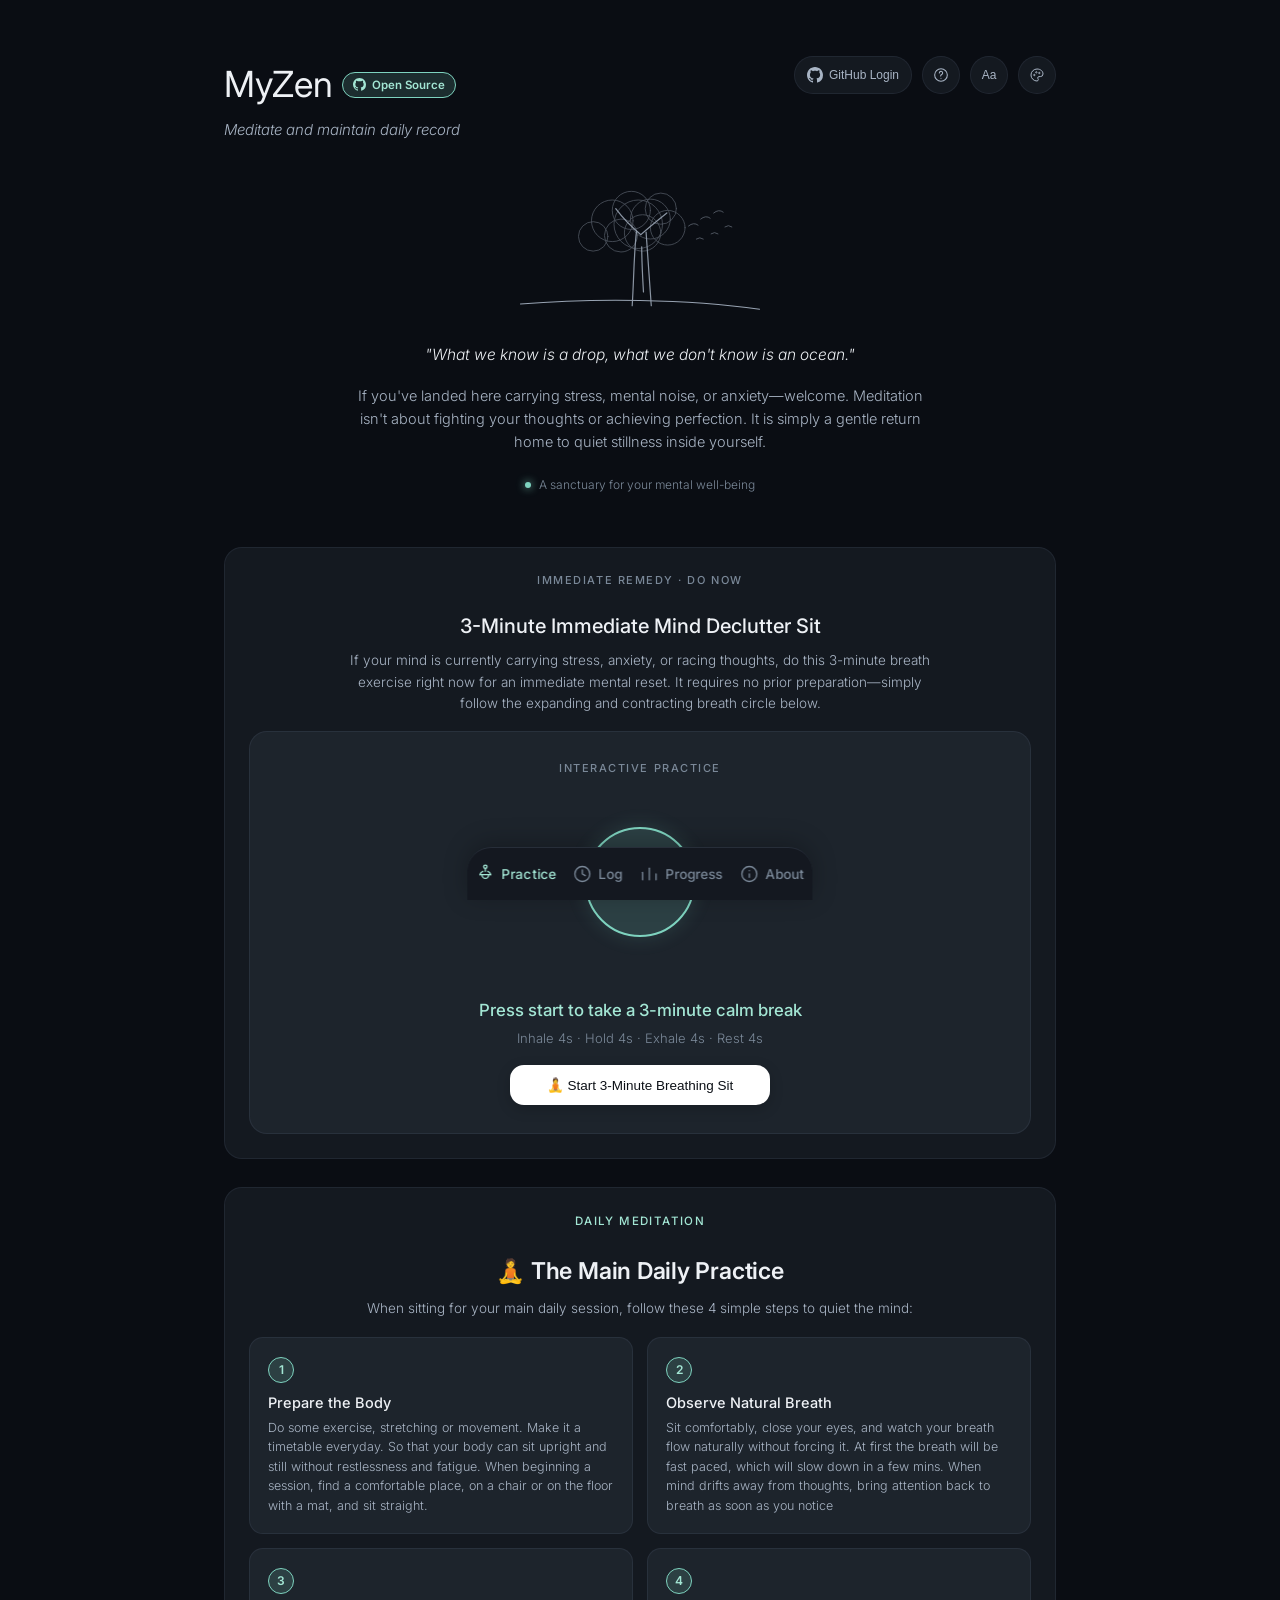
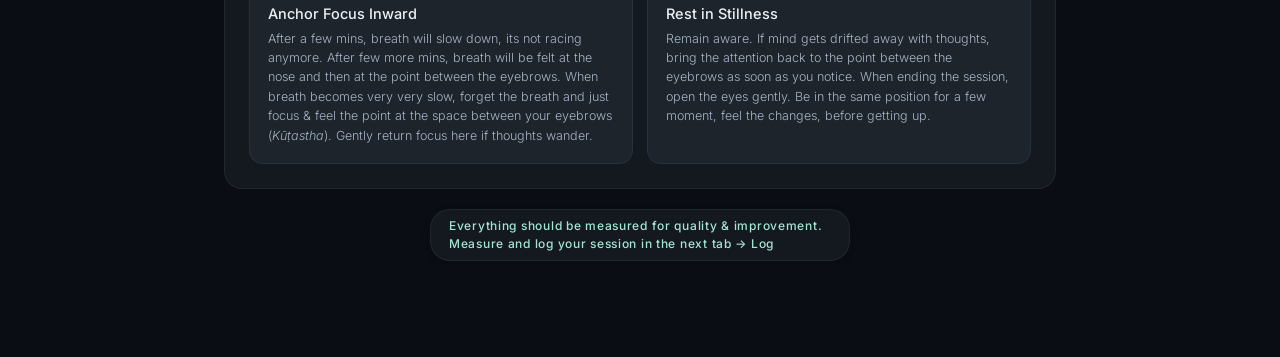
<file: index.html>
<!doctype html>
<html data-theme="abyssal" lang="en">
    <head>
        <meta content="text/html; charset=utf-8" http-equiv="Content-Type" />
        <meta content="width=device-width, initial-scale=1.0" name="viewport" />
        <title>MyZen — Meditate and maintain daily record</title>
        <meta
            content="A living record of a daily meditation practice, synced from the MyZen app — hours, streaks, and the depth reached through Patanjali's eight limbs."
            name="description"
        />
        <link href="https://fonts.googleapis.com/" rel="preconnect" />
        <link
            crossorigin=""
            href="https://fonts.gstatic.com/"
            rel="preconnect"
        />
        <link
            href="https://fonts.googleapis.com/css2?family=Inter:wght@300;400;500;600&display=swap"
            rel="stylesheet"
        />
        <link rel="stylesheet" href="css/style.css" />
    </head>
    <body>
        <main class="wrap">
            <header>
                <div class="top">
                    <div>
                        <div
                            style="
                                display: flex;
                                align-items: center;
                                gap: 10px;
                                flex-wrap: wrap;
                            "
                        >
                            <h1 style="margin: 0">MyZen</h1>
                            <a
                                href="https://github.com/Asutosh11/myzen"
                                target="_blank"
                                rel="noopener"
                                class="open-source-tag"
                                title="View Source Code on GitHub"
                            >
                                <svg
                                    width="13"
                                    height="13"
                                    viewBox="0 0 24 24"
                                    fill="currentColor"
                                >
                                    <path
                                        d="M12 0C5.37 0 0 5.37 0 12c0 5.31 3.435 9.795 8.205 11.385.6.105.825-.255.825-.57 0-.285-.015-1.23-.015-2.235-3.015.555-3.795-.735-4.035-1.41-.135-.345-.72-1.41-1.23-1.695-.42-.225-1.02-.78-.015-.795.945-.015 1.62.87 1.845 1.23 1.08 1.815 2.805 1.305 3.495.99.105-.78.42-1.305.765-1.605-2.67-.3-5.46-1.335-5.46-5.925 0-1.305.465-2.385 1.23-3.225-.12-.3-.54-1.53.12-3.18 0 0 1.005-.315 3.3 1.23.96-.27 1.98-.405 3-.405s2.04.135 3 .405c2.295-1.56 3.3-1.23 3.3-1.23.66 1.65.24 2.88.12 3.18.765.84 1.23 1.905 1.23 3.225 0 4.605-2.805 5.625-5.475 5.925.435.375.81 1.095.81 2.22 0 1.605-.015 2.895-.015 3.3 0 .315.225.69.825.57A12.02 12.02 0 0024 12c0-6.63-5.37-12-12-12z"
                                    />
                                </svg>
                                <span>Open Source</span>
                            </a>
                        </div>
                        <div class="tagline">
                            Meditate and maintain daily record
                        </div>
                    </div>
                    <div class="icon-row">
                        <div id="authPillContainer"></div>

                        <button
                            class="icon-btn icon-only"
                            id="helpBtn"
                            title="How this works"
                        >
                            <svg
                                fill="none"
                                stroke="currentColor"
                                stroke-width="1.6"
                                viewBox="0 0 24 24"
                            >
                                <circle cx="12" cy="12" r="9.5"></circle>
                                <path
                                    d="M9.5 9a2.5 2.5 0 1 1 3.5 2.3c-.9.4-1.5 1-1.5 2.2"
                                    stroke-linecap="round"
                                ></path>
                                <path
                                    d="M12 17h.01"
                                    stroke-linecap="round"
                                ></path>
                            </svg>
                        </button>
                        <button
                            class="icon-btn icon-only"
                            id="sizeBtn"
                            title="Text size"
                        >
                            Aa
                        </button>
                        <div style="position: relative">
                            <button
                                class="icon-btn icon-only"
                                id="themeBtn"
                                title="Theme"
                            >
                                <svg
                                    fill="none"
                                    stroke="currentColor"
                                    stroke-width="1.5"
                                    viewBox="0 0 24 24"
                                >
                                    <path
                                        d="M12 3a9 9 0 1 0 0 18c1.1 0 2-.9 2-2 0-.5-.2-1-.5-1.3-.3-.4-.5-.8-.5-1.3 0-1 .9-2 2-2h2a4 4 0 0 0 4-4c0-4.4-4-7.4-9-7.4Z"
                                    ></path>
                                    <circle cx="8" cy="12" r="1"></circle>
                                    <circle cx="11" cy="8" r="1"></circle>
                                    <circle cx="15.5" cy="9" r="1"></circle>
                                </svg>
                            </button>
                            <div class="popover" id="themePop">
                                <div class="pop-label">Theme</div>
                                <div
                                    class="theme-opt active"
                                    data-theme-choice="abyssal"
                                >
                                    <span class="swatch sw-abyssal"></span
                                    >Abyssal Storm
                                </div>
                                <div
                                    class="theme-opt"
                                    data-theme-choice="forest"
                                >
                                    <span class="swatch sw-forest"></span>Forest
                                    Moss
                                </div>
                                <div
                                    class="theme-opt"
                                    data-theme-choice="cocoa"
                                >
                                    <span class="swatch sw-cocoa"></span>Cocoa
                                    Zen
                                </div>
                                <div class="theme-opt" data-theme-choice="dark">
                                    <span class="swatch sw-dark"></span>Complete
                                    Dark
                                </div>
                                <div
                                    class="theme-opt"
                                    data-theme-choice="light"
                                >
                                    <span class="swatch sw-light"></span>Light
                                    Parchment
                                </div>
                            </div>
                        </div>
                    </div>
                </div>
                <svg
                    class="illustration"
                    fill="none"
                    stroke="var(--text-dim)"
                    stroke-linecap="round"
                    stroke-linejoin="round"
                    viewBox="0 0 300 170"
                    xmlns="http://www.w3.org/2000/svg"
                >
                    <g opacity=".45" stroke-width="1">
                        <circle cx="118" cy="54" r="24"></circle>
                        <circle cx="140" cy="42" r="22"></circle>
                        <circle cx="162" cy="52" r="23"></circle>
                        <circle cx="182" cy="62" r="20"></circle>
                        <circle cx="153" cy="68" r="21"></circle>
                        <circle cx="128" cy="71" r="19"></circle>
                        <circle cx="96" cy="72" r="17"></circle>
                        <circle cx="174" cy="40" r="18"></circle>
                        <circle cx="148" cy="58" r="28"></circle>
                    </g>
                    <g opacity=".9" stroke-width="1.4">
                        <path d="M146 66 C143 90 143 120 141 152"></path>
                        <path d="M157 67 C159 93 161 121 163 152"></path>
                        <path d="M152 84 C152 103 153 118 154 136"></path>
                        <path d="M151 70 C140 61 131 52 122 40"></path>
                        <path d="M151 70 C161 61 171 53 181 45"></path>
                    </g>
                    <g opacity=".55" stroke-width="1">
                        <path d="M206 60 q6 -5 11 -1"></path>
                        <path d="M220 52 q6 -5 11 -1"></path>
                        <path d="M235 45 q6 -5 11 -1"></path>
                        <path d="M215 75 q4 -3 8 0"></path>
                        <path d="M232 69 q4 -3 8 0"></path>
                        <path d="M248 61 q4 -3 8 0"></path>
                    </g>
                    <path
                        d="M12 150 C95 143 205 144 288 156"
                        stroke-width="1.2"
                    ></path>
                </svg>
            </header>

            <!-- Tab navigation (fixed bottom bar on mobile, segmented control on desktop) -->
            <nav class="tab-bar" id="tabBar" aria-label="Sections">
                <button
                    class="tab-btn active"
                    data-tab="practice"
                    type="button"
                >
                    <svg
                        viewBox="0 0 24 24"
                        fill="none"
                        stroke="currentColor"
                        stroke-width="1.6"
                        stroke-linecap="round"
                        stroke-linejoin="round"
                    >
                        <circle cx="12" cy="4.5" r="2"></circle>
                        <path d="M12 6.5v3.5"></path>
                        <path d="M9 10c-1.8 .6-3 2-3.5 4"></path>
                        <path d="M15 10c1.8 .6 3 2 3.5 4"></path>
                        <path d="M5.5 14h13"></path>
                        <path d="M8 14c0 2.5 1.8 4.5 4 4.5s4-2 4-4.5"></path>
                    </svg>
                    <span>Practice</span>
                </button>
                <button class="tab-btn" data-tab="log" type="button">
                    <svg
                        viewBox="0 0 24 24"
                        fill="none"
                        stroke="currentColor"
                        stroke-width="1.6"
                        stroke-linecap="round"
                        stroke-linejoin="round"
                    >
                        <circle cx="12" cy="12" r="9"></circle>
                        <path d="M12 7v5l3.5 2"></path>
                    </svg>
                    <span>Log</span>
                </button>
                <button class="tab-btn" data-tab="progress" type="button">
                    <svg
                        viewBox="0 0 24 24"
                        fill="none"
                        stroke="currentColor"
                        stroke-width="1.6"
                        stroke-linecap="round"
                        stroke-linejoin="round"
                    >
                        <path d="M4 19V10"></path>
                        <path d="M12 19V5"></path>
                        <path d="M20 19v-7"></path>
                    </svg>
                    <span>Progress</span>
                </button>
                <button class="tab-btn" data-tab="about" type="button">
                    <svg
                        viewBox="0 0 24 24"
                        fill="none"
                        stroke="currentColor"
                        stroke-width="1.6"
                        stroke-linecap="round"
                        stroke-linejoin="round"
                    >
                        <circle cx="12" cy="12" r="9"></circle>
                        <path d="M12 16v-4M12 8h.01"></path>
                    </svg>
                    <span>About</span>
                </button>
            </nav>

            <!-- Tab panel placeholders — content is loaded via fetch() in app.js -->
            <div class="tab-panel active" id="tabPanel-practice"></div>
            <div class="tab-panel" id="tabPanel-log"></div>
            <div class="tab-panel" id="tabPanel-progress"></div>
            <div class="tab-panel" id="tabPanel-about"></div>
        </main>

        <!-- Info Modal -->
        <div class="modal-overlay" id="modalOverlay">
            <div class="modal-card">
                <div class="modal-head">
                    <h3 id="modalTitle">Title</h3>
                    <button class="modal-close" id="modalClose">✕</button>
                </div>
                <div class="modal-body" id="modalBody"></div>
            </div>
        </div>

        <!-- Reflection Sheet Modal (Matching iOS App Design) -->
        <div class="modal-overlay" id="reflectionOverlay">
            <div class="modal-card">
                <div class="modal-head">
                    <button
                        class="custom-dur-btn"
                        id="reflectionCancelBtn"
                        style="font-size: 0.875rem"
                    >
                        Cancel
                    </button>
                    <h3 id="reflectionModalTitle">Log Reflection</h3>
                    <div style="width: 50px"></div>
                </div>
                <div class="modal-body">
                    <!-- Duration Picker -->
                    <div class="sheet-section">
                        <div class="sheet-label">
                            <span>Duration</span>
                            <button class="custom-dur-btn" id="customDurBtn">
                                ⏱ Custom...
                            </button>
                        </div>
                        <div class="duration-picker">
                            <div class="duration-slider-row">
                                <input
                                    type="range"
                                    min="1"
                                    max="180"
                                    value="15"
                                    class="duration-slider"
                                    id="durationSlider"
                                />
                                <span class="duration-val" id="durationVal"
                                    >"15 m"</span
                                >
                            </div>
                        </div>
                    </div>

                    <!-- Depth Picker -->
                    <div class="sheet-section">
                        <div class="sheet-label">
                            <span>Select Highest Internal Depth Reached</span>
                            <button
                                class="depth-info-toggle"
                                id="sheetDepthInfoBtn"
                            >
                                <svg
                                    fill="none"
                                    stroke="currentColor"
                                    stroke-width="1.6"
                                    viewBox="0 0 24 24"
                                    style="width: 13px; height: 13px"
                                >
                                    <circle cx="12" cy="12" r="9.5"></circle>
                                    <path
                                        d="M12 16v-4M12 8h.01"
                                        stroke-linecap="round"
                                    ></path>
                                </svg>
                                What is it?
                            </button>
                        </div>
                        <div
                            class="depth-select-grid"
                            id="depthSelectGrid"
                        ></div>

                        <div class="depth-summary-box">
                            <div class="depth-summary-head">
                                MAXIMUM DEPTH ACHIEVED
                            </div>
                            <div
                                class="depth-summary-title"
                                id="depthSummaryTitle"
                            >
                                STAGE 4: PRANAYAMA
                            </div>
                            <div
                                class="depth-summary-desc"
                                id="depthSummaryDesc"
                            ></div>
                        </div>
                    </div>

                    <button class="commit-btn" id="commitReflectionBtn">
                        Commit to Journal
                    </button>
                    <button
                        class="btn-log-secondary"
                        id="deleteReflectionBtn"
                        style="
                            margin-top: 10px;
                            display: none;
                            color: #ff6b6b;
                            border-color: rgba(255, 107, 107, 0.2);
                        "
                    >
                        Delete Entry
                    </button>
                </div>
            </div>
        </div>

        <!-- GitHub Auth Modal -->
        <div class="modal-overlay" id="ghAuthOverlay">
            <div class="modal-card" style="max-width: 480px">
                <div class="modal-head">
                    <h3>GitHub Synchronization</h3>
                    <button class="modal-close" id="ghAuthClose">✕</button>
                </div>
                <div class="modal-body">
                    <p
                        style="
                            font-size: 0.84375rem;
                            color: var(--text-dim);
                            line-height: 1.6;
                            margin-bottom: 14px;
                        "
                    >
                        Connect your GitHub account using a Personal Access
                        Token (PAT). MyZen writes directly to
                        <code>sessions.json</code> in your repository via
                        GitHub's REST API—keeping your data 100% private and
                        owned by you without third-party servers.
                    </p>

                    <div style="margin-bottom: 14px">
                        <label
                            style="
                                font-size: 0.6875rem;
                                letter-spacing: 0.12em;
                                text-transform: uppercase;
                                color: var(--text-faint);
                            "
                            >GitHub Personal Access Token (PAT)</label
                        >
                        <input
                            type="password"
                            id="ghTokenInput"
                            class="zen-input"
                            placeholder="ghp_xxxxxxxxxxxxxxxxxxxxxxxxxxxxxxxxxxxx"
                        />
                        <div
                            style="
                                font-size: 0.71875rem;
                                color: var(--text-faint);
                                margin-top: 6px;
                                display: flex;
                                justify-content: space-between;
                            "
                        >
                            <a
                                href="https://github.com/settings/tokens/new?scopes=repo&description=MyZen+Web+App"
                                target="_blank"
                                style="
                                    color: var(--accent);
                                    text-decoration: underline;
                                "
                                >Generate Token on GitHub ↗</a
                            >
                            <span
                                id="toggleTokenVisibility"
                                style="cursor: pointer; color: var(--text-dim)"
                                >Show</span
                            >
                        </div>
                    </div>

                    <div style="margin-bottom: 18px">
                        <label
                            style="
                                font-size: 0.6875rem;
                                letter-spacing: 0.12em;
                                text-transform: uppercase;
                                color: var(--text-faint);
                            "
                            >Repository Name</label
                        >
                        <input
                            type="text"
                            id="ghRepoInput"
                            class="zen-input"
                            value="myzen"
                            placeholder="myzen"
                        />
                    </div>

                    <div
                        id="ghAuthError"
                        style="
                            font-size: 0.78125rem;
                            color: #ff6b6b;
                            margin-bottom: 12px;
                            display: none;
                        "
                    ></div>

                    <button class="commit-btn" id="saveGHAuthBtn">
                        Connect Account &amp; Sync
                    </button>
                </div>
            </div>
        </div>

        <div class="toast" id="toast">Saved to GitHub repository!</div>

        <script src="js/app.js"></script>
    </body>
</html>
</file>
<file: css/style.css>
/* Shared accent (teal/mint) stays constant across themes — only background & surface tint change. */
:root {
    --accent: #7ed3bf;
    --accent-strong: #a3e6d4;
    --accent-soft: rgba(126, 211, 191, 0.16);
}
html[data-theme="abyssal"] {
    --bg: #0a0d13;
    --bg-card: rgba(159, 178, 204, 0.07);
    --bg-card-2: rgba(159, 178, 204, 0.12);
    --bg-modal: #141820;
    --border: rgba(159, 178, 204, 0.14);
    --border-soft: rgba(159, 178, 204, 0.09);
    --text: #eef1f5;
    --text-dim: #a8b4c4;
    --text-faint: #7a8898;
}
html[data-theme="forest"] {
    --bg: #0c120c;
    --bg-card: rgba(150, 190, 140, 0.07);
    --bg-card-2: rgba(150, 190, 140, 0.12);
    --bg-modal: #141c14;
    --border: rgba(150, 190, 140, 0.14);
    --border-soft: rgba(150, 190, 140, 0.09);
    --text: #eef2ea;
    --text-dim: #a8bca3;
    --text-faint: #7a8f76;
}
html[data-theme="cocoa"] {
    --bg: #120e0c;
    --bg-card: rgba(205, 165, 135, 0.08);
    --bg-card-2: rgba(205, 165, 135, 0.13);
    --bg-modal: #1c1713;
    --border: rgba(205, 165, 135, 0.16);
    --border-soft: rgba(205, 165, 135, 0.1);
    --text: #f2ece5;
    --text-dim: #c0a892;
    --text-faint: #8a7060;
}
html[data-theme="dark"] {
    --bg: #000000;
    --bg-card: rgba(255, 255, 255, 0.06);
    --bg-card-2: rgba(255, 255, 255, 0.1);
    --bg-modal: #111111;
    --border: rgba(255, 255, 255, 0.12);
    --border-soft: rgba(255, 255, 255, 0.08);
    --text: #f1f1ee;
    --text-dim: #a8acb8;
    --text-faint: #7a7e8a;
}
/* Light Parchment theme */
html[data-theme="light"] {
    --accent: #2fa889;
    --accent-strong: #1f8a70;
    --accent-soft: rgba(47, 168, 137, 0.12);
    --bg: #f5f4f0;
    --bg-card: rgba(255, 255, 255, 0.85);
    --bg-card-2: rgba(240, 238, 232, 0.9);
    --bg-modal: #f0ede6;
    --border: rgba(0, 0, 0, 0.1);
    --border-soft: rgba(0, 0, 0, 0.07);
    --text: #1a1d24;
    --text-dim: #4a5060;
    --text-faint: #727880;
}

* {
    margin: 0;
    padding: 0;
    box-sizing: border-box;
}
html {
    scroll-behavior: smooth;
    font-size: 16px;
    transition: font-size 0.15s;
}
body {
    background: var(--bg);
    color: var(--text);
    font-family:
        "Inter",
        -apple-system,
        BlinkMacSystemFont,
        "SF Pro Text",
        sans-serif;
    font-weight: 300;
    line-height: 1.6;
    transition:
        background 0.3s,
        color 0.3s;
}
::selection {
    background: var(--accent-soft);
    color: var(--accent-strong);
}
a {
    color: inherit;
}
.wrap {
    max-width: 880px;
    margin: 0 auto;
    padding: 0 24px;
}

.label {
    font-size: 0.6875rem;
    letter-spacing: 0.14em;
    text-transform: uppercase;
    color: var(--text-faint);
    font-weight: 500;
}

/* ---------- header ---------- */
header {
    padding: 56px 0 8px;
    position: relative;
}
header .top {
    display: flex;
    align-items: flex-start;
    justify-content: space-between;
    gap: 12px;
    flex-wrap: wrap;
}
header h1 {
    font-size: 2.25rem;
    font-weight: 400;
    letter-spacing: -0.01em;
}
header .tagline {
    color: var(--text-dim);
    font-style: italic;
    font-size: 0.9375rem;
    margin-top: 4px;
    font-weight: 300;
}

.icon-row {
    display: flex;
    align-items: center;
    gap: 10px;
    position: relative;
    flex-wrap: wrap;
}
.icon-btn {
    height: 38px;
    padding: 0 12px;
    border-radius: 20px;
    background: var(--bg-card);
    border: 1px solid var(--border-soft);
    display: inline-flex;
    align-items: center;
    justify-content: center;
    gap: 6px;
    color: var(--text-dim);
    text-decoration: none;
    flex-shrink: 0;
    font-size: 0.75rem;
    font-weight: 500;
    cursor: pointer;
    transition:
        border-color 0.2s,
        color 0.2s,
        background 0.2s;
}
.icon-btn:hover {
    border-color: var(--accent);
    color: var(--accent-strong);
    background: var(--bg-card-2);
}
.icon-btn.icon-only {
    width: 38px;
    padding: 0;
    border-radius: 50%;
}
.icon-btn svg {
    width: 16px;
    height: 16px;
}

/* ---------- GitHub Auth Styles ---------- */
.auth-pill {
    display: inline-flex;
    align-items: center;
    gap: 8px;
    background: var(--bg-card);
    border: 1px solid var(--border-soft);
    border-radius: 20px;
    padding: 4px 12px 4px 6px;
    font-size: 0.75rem;
    color: var(--text-dim);
    cursor: pointer;
    transition: all 0.2s ease;
    height: 38px;
}
.auth-pill:hover {
    border-color: var(--accent);
    color: var(--text);
    background: var(--bg-card-2);
}
.auth-avatar {
    width: 26px;
    height: 26px;
    border-radius: 50%;
    object-fit: cover;
    border: 1px solid var(--accent);
}
.auth-popover {
    position: absolute;
    top: 46px;
    right: 0;
    background: var(--bg-card-2);
    border: 1px solid var(--border);
    border-radius: 14px;
    padding: 16px;
    width: 240px;
    display: none;
    z-index: 25;
    backdrop-filter: blur(12px);
}
.auth-popover.open {
    display: block;
}

/* ---------- Action Buttons (Matching iOS App) ---------- */
.action-btn-group {
    display: flex;
    flex-direction: column;
    gap: 10px;
    margin-top: 16px;
}
.btn-log-main {
    width: 100%;
    padding: 14px;
    border-radius: 14px;
    background: #ffffff;
    color: #0d1117;
    font-weight: 500;
    font-size: 0.9375rem;
    border: none;
    cursor: pointer;
    text-align: center;
    transition:
        background 0.2s,
        transform 0.1s;
    box-shadow: 0 4px 14px rgba(0, 0, 0, 0.18);
}
.btn-log-main:hover {
    background: #eef2f5;
}
.btn-log-secondary {
    width: 100%;
    padding: 12px;
    border-radius: 14px;
    background: rgba(255, 255, 255, 0.06);
    color: var(--text-dim);
    font-weight: 400;
    font-size: 0.84375rem;
    border: 1px solid var(--border-soft);
    cursor: pointer;
    text-align: center;
    display: flex;
    align-items: center;
    justify-content: center;
    gap: 8px;
    transition: all 0.2s;
}
.btn-log-secondary:hover {
    background: rgba(255, 255, 255, 0.1);
    color: var(--text);
    border-color: var(--border);
}
.btn-log-secondary:disabled {
    opacity: 0.45;
    cursor: not-allowed;
    transform: none;
}

/* ---------- Step-by-Step Practice & Guide ---------- */
.practice-step-grid {
    display: grid;
    grid-template-columns: 1fr 1fr;
    gap: 14px;
    margin-top: 16px;
}
@media (max-width: 600px) {
    .practice-step-grid {
        grid-template-columns: 1fr;
    }
}
.practice-step-card {
    background: var(--bg-card);
    border: 1px solid var(--border-soft);
    border-radius: 14px;
    padding: 18px;
}
.step-num-badge {
    display: inline-flex;
    align-items: center;
    justify-content: center;
    width: 26px;
    height: 26px;
    border-radius: 50%;
    background: var(--accent-soft);
    color: var(--accent-strong);
    font-size: 0.75rem;
    font-weight: 600;
    margin-bottom: 8px;
    border: 1px solid var(--accent);
}
.step-title {
    font-size: 0.90625rem;
    font-weight: 500;
    color: var(--text);
    margin-bottom: 4px;
}
.step-desc {
    font-size: 0.78125rem;
    color: var(--text-dim);
    line-height: 1.55;
}

.next-steps-banner {
    background: var(--bg-card-2);
    border: 1px solid var(--accent-soft);
    border-radius: 16px;
    padding: 20px;
    margin-top: 20px;
}
.next-step-item {
    display: flex;
    align-items: flex-start;
    gap: 12px;
    margin-top: 12px;
}
.next-step-item .num {
    width: 22px;
    height: 22px;
    border-radius: 50%;
    background: var(--accent);
    color: #0a0d13;
    display: flex;
    align-items: center;
    justify-content: center;
    font-size: 0.75rem;
    font-weight: 600;
    flex-shrink: 0;
    margin-top: 2px;
}

/* Breathing Pacer Widget */
.breathing-ring-container {
    display: flex;
    flex-direction: column;
    align-items: center;
    justify-content: center;
    padding: 28px 20px;
    text-align: center;
    background: var(--bg-card);
    border: 1px solid var(--border-soft);
    border-radius: 18px;
    margin-top: 16px;
    position: relative;
}
.breathing-ring-wrapper {
    width: 170px;
    height: 170px;
    display: flex;
    align-items: center;
    justify-content: center;
    margin: 12px 0;
    position: relative;
}
.breathing-ring {
    width: 110px;
    height: 110px;
    border-radius: 50%;
    background: var(--accent-soft);
    border: 2px solid var(--accent);
    display: flex;
    align-items: center;
    justify-content: center;
    box-shadow: 0 0 20px var(--accent-soft);
    transition:
        transform 4s ease-in-out,
        opacity 4s ease-in-out;
}
.breathing-ring.expand {
    transform: scale(1.4);
    box-shadow: 0 0 35px var(--accent);
}
.breathing-ring.contract {
    transform: scale(0.9);
    box-shadow: 0 0 10px var(--accent-soft);
}
.breathing-state-text {
    font-size: 1.05rem;
    font-weight: 500;
    color: var(--accent-strong);
    margin-top: 18px;
}
.breathing-timer-text {
    font-size: 0.8125rem;
    color: var(--text-faint);
    margin-top: 4px;
}

/* ---------- Disabled State Wrapper ---------- */
.disabled-section-wrap {
    position: relative;
    border-radius: 18px;
    background: var(--bg-card);
    border: 1px solid var(--border-soft);
    padding: 22px 20px;
    min-height: 180px;
    overflow: hidden;
}
/* Stats row: no box when active (logged in) */
#statsWrap:not(.disabled) {
    background: none;
    border: none;
    padding: 0;
    min-height: 0;
    border-radius: 0;
}
.disabled-section-wrap.disabled .disabled-content {
    opacity: 0.15;
    pointer-events: none;
    user-select: none;
    filter: blur(4px);
    transition: all 0.3s ease;
}
.disabled-overlay {
    position: absolute;
    inset: 0;
    display: none;
    flex-direction: column;
    align-items: center;
    justify-content: center;
    padding: 28px 20px;
    text-align: center;
    background: rgba(10, 13, 19, 0.7);
    backdrop-filter: blur(6px);
    z-index: 10;
    border-radius: 18px;
}
html[data-theme="light"] .disabled-overlay {
    background: rgba(245, 244, 240, 0.82);
}
.disabled-section-wrap.disabled .disabled-overlay {
    display: flex;
}
.disabled-overlay-title {
    font-size: 0.9375rem;
    color: var(--text);
    font-weight: 500;
    margin-bottom: 6px;
}
.disabled-overlay-desc {
    font-size: 0.78125rem;
    color: var(--text-dim);
    max-width: 420px;
    margin-bottom: 14px;
    line-height: 1.5;
}

/* ---------- theme popover ---------- */
.popover {
    position: absolute;
    top: 46px;
    right: 0;
    background: var(--bg-card-2);
    border: 1px solid var(--border);
    border-radius: 14px;
    padding: 14px;
    width: 190px;
    display: none;
    z-index: 20;
    backdrop-filter: blur(10px);
}
.popover.open {
    display: block;
}
.popover .pop-label {
    font-size: 0.625rem;
    letter-spacing: 0.1em;
    text-transform: uppercase;
    color: var(--text-faint);
    margin-bottom: 10px;
}
.theme-opt {
    display: flex;
    align-items: center;
    gap: 10px;
    padding: 7px 6px;
    border-radius: 8px;
    cursor: pointer;
    font-size: 0.8125rem;
    color: var(--text-dim);
}
.theme-opt:hover {
    background: var(--bg-card);
}
.theme-opt.active {
    color: var(--text);
}
.swatch {
    width: 16px;
    height: 16px;
    border-radius: 50%;
    flex-shrink: 0;
    border: 1px solid var(--border);
}
.sw-abyssal {
    background: #26344a;
}
.sw-forest {
    background: #2c3e28;
}
.sw-cocoa {
    background: #4a382b;
}
.sw-dark {
    background: #222225;
}
.sw-light {
    background: #e8e5da;
    border: 1px solid #ccc;
}

/* ---------- Open Source Tag ---------- */
.open-source-tag {
    display: inline-flex;
    align-items: center;
    gap: 6px;
    padding: 3px 10px;
    border-radius: 20px;
    background: var(--accent-soft);
    border: 1px solid var(--accent);
    color: var(--accent-strong);
    font-size: 0.71875rem;
    font-weight: 600;
    text-decoration: none;
    transition: all 0.2s ease;
    white-space: nowrap;
}
.open-source-tag:hover {
    background: var(--accent);
    color: #0c120c;
    transform: translateY(-1px);
}

/* ---------- How Web App & GitHub Sync Pictorial Flow ---------- */
.sync-flow-wrapper {
    margin: 20px 0 16px;
}
.sync-diagram {
    display: flex;
    align-items: stretch;
    justify-content: space-between;
    gap: 6px;
    margin-bottom: 20px;
}
.sync-step {
    flex: 1;
    background: var(--bg-card);
    border: 1px solid var(--border-soft);
    border-radius: 14px;
    padding: 16px 12px;
    text-align: center;
    position: relative;
    display: flex;
    flex-direction: column;
    align-items: center;
    transition: all 0.25 ease;
}
.sync-step:hover {
    border-color: var(--accent);
    transform: translateY(-2px);
    background: var(--bg-card-2);
}
.sync-step-badge {
    width: 24px;
    height: 24px;
    border-radius: 50%;
    background: var(--accent-soft);
    border: 1px solid var(--accent);
    color: var(--accent-strong);
    font-size: 0.75rem;
    font-weight: 700;
    display: flex;
    align-items: center;
    justify-content: center;
    margin-bottom: 10px;
}
.sync-step-icon {
    font-size: 1.75rem;
    margin-bottom: 8px;
    line-height: 1;
}
.sync-step-title {
    font-size: 0.8125rem;
    font-weight: 600;
    color: var(--text);
    margin-bottom: 6px;
}
.sync-step-desc {
    font-size: 0.71875rem;
    color: var(--text-dim);
    line-height: 1.45;
}
.sync-arrow {
    display: flex;
    align-items: center;
    justify-content: center;
    color: var(--accent);
    font-size: 1.25rem;
    opacity: 0.85;
    padding: 0 2px;
    flex-shrink: 0;
}
@media (max-width: 680px) {
    .sync-diagram {
        flex-direction: column;
        gap: 10px;
    }
    .sync-arrow {
        transform: rotate(90deg);
        padding: 4px 0;
    }
}

/* ---------- illustration ---------- */
.illustration {
    display: block;
    margin: 32px auto 6px;
    width: 260px;
    height: auto;
    opacity: 0.9;
}

/* ---------- about & why ---------- */
.about {
    padding: 8px 0 36px;
    text-align: center;
}
.about p {
    color: var(--text-dim);
    font-size: 0.90625rem;
    max-width: 580px;
    margin: 0 auto;
}
.about p + p {
    margin-top: 12px;
}
.about .quote {
    color: var(--text);
    font-size: 0.96875rem;
    font-style: italic;
    margin-bottom: 16px;
}
.app-note {
    margin-top: 22px;
    display: inline-flex;
    align-items: center;
    gap: 8px;
    font-size: 0.75rem;
    color: var(--text-faint);
}
.app-note .dot {
    width: 6px;
    height: 6px;
    border-radius: 50%;
    background: var(--accent);
    box-shadow: 0 0 8px var(--accent);
}

/* ---------- sections ---------- */
section {
    padding: 32px 0;
}
.section-head {
    margin-bottom: 20px;
    display: flex;
    align-items: baseline;
    justify-content: space-between;
    gap: 16px;
    flex-wrap: wrap;
}
.section-head h2 {
    font-size: 1.1875rem;
    font-weight: 400;
}
.section-head .desc {
    font-size: 0.8125rem;
    color: var(--text-faint);
}

.card {
    background: var(--bg-card);
    border: 1px solid var(--border-soft);
    border-radius: 18px;
    padding: 22px 0;
}
.stat-row {
    display: grid;
    grid-template-columns: 1fr 1fr 1fr;
}
.stat-cell {
    text-align: center;
    padding: 0 8px;
    position: relative;
}
.stat-cell:not(:last-child)::after {
    content: "";
    position: absolute;
    right: 0;
    top: 6px;
    bottom: 6px;
    width: 1px;
    background: var(--border-soft);
}
.stat-cell .lbl {
    font-size: 0.625rem;
    letter-spacing: 0.12em;
    text-transform: uppercase;
    color: var(--text-faint);
    margin-bottom: 8px;
}
.stat-cell .val {
    font-size: 1.5rem;
    font-weight: 400;
    color: var(--text);
}
.stat-cell .bar {
    height: 2px;
    width: 36px;
    margin: 8px auto 0;
    background: var(--border);
    border-radius: 2px;
    overflow: hidden;
}
.stat-cell .bar i {
    display: block;
    height: 100%;
    background: var(--accent);
    width: 60%;
}

.last-session {
    display: flex;
    align-items: center;
    gap: 18px;
    padding: 20px;
}
.depth-circle {
    width: 58px;
    height: 58px;
    border-radius: 50%;
    border: 1px solid var(--accent);
    display: flex;
    flex-direction: column;
    align-items: center;
    justify-content: center;
    flex-shrink: 0;
    color: var(--accent-strong);
}
.depth-circle .n {
    font-size: 1.1875rem;
    font-weight: 400;
    line-height: 1;
}
.depth-circle .t {
    font-size: 0.5rem;
    letter-spacing: 0.08em;
    text-transform: uppercase;
    color: var(--text-faint);
    margin-top: 2px;
}
.last-session .info .title {
    font-size: 0.9375rem;
    color: var(--text);
}
.last-session .info .stage {
    font-size: 0.8125rem;
    color: var(--text-dim);
    margin-top: 3px;
}
.last-session .info .date {
    font-size: 0.71875rem;
    color: var(--text-faint);
    margin-top: 3px;
}

.depth-info-toggle {
    font-size: 0.75rem;
    color: var(--accent-strong);
    background: none;
    border: none;
    cursor: pointer;
    display: inline-flex;
    align-items: center;
    gap: 6px;
    font-family: inherit;
    padding: 0;
}
.depth-info-toggle svg {
    width: 13px;
    height: 13px;
}
.limb-grid {
    display: grid;
    grid-template-columns: 1fr 1fr;
    gap: 10px;
    margin-top: 18px;
}
.limb-card {
    background: var(--bg-card);
    border: 1px solid var(--border-soft);
    border-radius: 14px;
    padding: 16px;
    display: flex;
    gap: 12px;
    align-items: flex-start;
}
.limb-card .num {
    width: 26px;
    height: 26px;
    border-radius: 50%;
    background: var(--bg-card-2);
    display: flex;
    align-items: center;
    justify-content: center;
    font-size: 0.75rem;
    color: var(--text-dim);
    flex-shrink: 0;
}
.limb-card.reached .num {
    background: var(--accent-soft);
    color: var(--accent-strong);
    border: 1px solid var(--accent);
}
.limb-card .name {
    font-size: 0.84375rem;
    font-weight: 500;
    color: var(--text);
}
.limb-card .desc {
    font-size: 0.71875rem;
    color: var(--text-dim);
    margin-top: 2px;
    line-height: 1.6;
}
@media (max-width: 600px) {
    .limb-grid {
        grid-template-columns: 1fr;
    }
}

.cal-wrap {
    overflow-x: auto;
    padding: 4px 0 6px;
}
#calGrid {
    display: grid;
    grid-auto-flow: column;
    grid-template-rows: repeat(7, 11px);
    gap: 3px;
    width: max-content;
}
.cal-cell {
    width: 11px;
    height: 11px;
    border-radius: 2px;
    background: var(--bg-card);
    border: 1px solid var(--border-soft);
}
.cal-legend {
    display: flex;
    align-items: center;
    gap: 6px;
    margin-top: 14px;
    font-size: 0.65625rem;
    color: var(--text-faint);
}
.cal-legend .cal-cell {
    width: 9px;
    height: 9px;
}

.log-table {
    width: 100%;
    border-collapse: collapse;
    font-size: 0.8125rem;
}
.log-table th {
    text-align: left;
    font-size: 0.625rem;
    letter-spacing: 0.1em;
    text-transform: uppercase;
    color: var(--text-faint);
    font-weight: 400;
    padding: 0 0 12px;
    border-bottom: 1px solid var(--border);
}
.log-table td {
    padding: 13px 0;
    border-bottom: 1px solid var(--border-soft);
    color: var(--text-dim);
}
.log-table tr:last-child td {
    border-bottom: none;
}
.log-table .col-date {
    color: var(--text);
}
.log-table .col-depth {
    color: var(--accent-strong);
}
.table-act-btn {
    background: none;
    border: none;
    color: var(--text-faint);
    cursor: pointer;
    padding: 2px 6px;
    font-size: 0.75rem;
    transition: color 0.2s;
}
.table-act-btn:hover {
    color: var(--accent-strong);
}
.table-del-btn:hover {
    color: #ff6b6b;
}

/* ---------- Inline Log Widget Auth Banner ---------- */
.inline-widget-auth-bar {
    display: flex;
    align-items: center;
    justify-content: center;
    gap: 10px;
    padding: 12px 16px;
    background: var(--accent-soft);
    border: 1px solid var(--accent);
    border-radius: 12px;
    margin-top: 16px;
    font-size: 0.84375rem;
    color: var(--accent-strong);
    font-weight: 500;
    text-align: center;
}
.inline-widget-auth-bar button {
    background: var(--accent);
    color: #0a0d13;
    border: none;
    border-radius: 8px;
    padding: 7px 16px;
    font-size: 0.8125rem;
    font-weight: 600;
    cursor: pointer;
    font-family: inherit;
    transition: opacity 0.2s;
}
.inline-widget-auth-bar button:hover {
    opacity: 0.85;
}

.empty-state {
    text-align: center;
    padding: 44px 18px;
    color: var(--text-faint);
    font-size: 0.8125rem;
    border: 1px dashed var(--border);
    border-radius: 14px;
}

.connect {
    text-align: center;
}
.connect p {
    color: var(--text-dim);
    font-size: 0.875rem;
    max-width: 440px;
    margin: 0 auto 20px;
}
.btn-primary {
    display: inline-block;
    background: var(--text);
    color: var(--bg);
    font-size: 0.875rem;
    padding: 14px 30px;
    border-radius: 14px;
    text-decoration: none;
    font-weight: 500;
    transition: opacity 0.2s;
}
.btn-primary:hover {
    opacity: 0.85;
}

footer {
    padding: 44px 0 56px;
    text-align: center;
    color: var(--text-faint);
    font-size: 0.71875rem;
    border-top: 1px solid var(--border-soft);
    margin-top: 20px;
}
footer .fmark {
    display: block;
    color: var(--text-dim);
    font-size: 0.8125rem;
    font-style: italic;
    margin-bottom: 8px;
}

/* ---------- modals & reflection sheet ---------- */
.modal-overlay {
    position: fixed;
    inset: 0;
    background: rgba(0, 0, 0, 0.65);
    display: none;
    align-items: flex-end;
    justify-content: center;
    z-index: 100;
}
.modal-overlay.open {
    display: flex;
}
.modal-card {
    background: var(--bg-modal);
    border: 1px solid var(--border);
    border-radius: 20px 20px 0 0;
    width: 100%;
    max-width: 620px;
    max-height: 85vh;
    overflow-y: auto;
    padding: 26px 24px 34px;
    animation: slideUp 0.25s ease;
    box-shadow: 0 -4px 40px rgba(0, 0, 0, 0.5);
}
@media (min-width: 640px) {
    .modal-overlay {
        align-items: center;
    }
    .modal-card {
        border-radius: 20px;
        margin: 20px;
    }
}
@keyframes slideUp {
    from {
        transform: translateY(24px);
        opacity: 0;
    }
    to {
        transform: translateY(0);
        opacity: 1;
    }
}
.modal-head {
    display: flex;
    align-items: center;
    justify-content: space-between;
    margin-bottom: 18px;
}
.modal-head h3 {
    font-size: 1.1rem;
    font-weight: 400;
    color: var(--text);
}
.modal-close {
    width: 30px;
    height: 30px;
    border-radius: 50%;
    background: rgba(255, 255, 255, 0.08);
    border: none;
    color: var(--text-dim);
    cursor: pointer;
    font-size: 1rem;
    flex-shrink: 0;
}
.modal-body p {
    font-size: 0.84375rem;
    color: var(--text-dim);
    line-height: 1.7;
    margin-bottom: 12px;
}
.modal-body .m-limb {
    display: flex;
    gap: 12px;
    padding: 12px 0;
    border-top: 1px solid var(--border-soft);
}
.modal-body .m-limb:first-of-type {
    border-top: none;
}
.modal-body .m-limb .num {
    width: 24px;
    height: 24px;
    border-radius: 50%;
    background: var(--accent-soft);
    color: var(--accent-strong);
    display: flex;
    align-items: center;
    justify-content: center;
    font-size: 0.7rem;
    flex-shrink: 0;
}
.modal-body .m-limb .name {
    font-size: 0.85rem;
    color: var(--text);
}

/* Sheet Layout Specifics */
.sheet-section {
    margin-bottom: 20px;
}
.sheet-label {
    font-size: 0.6875rem;
    letter-spacing: 0.12em;
    text-transform: uppercase;
    color: var(--text-faint);
    margin-bottom: 10px;
    display: flex;
    justify-content: space-between;
    align-items: center;
}
.duration-picker {
    background: var(--bg-card);
    border: 1px solid var(--border-soft);
    border-radius: 14px;
    padding: 16px;
}
.duration-slider-row {
    display: flex;
    align-items: center;
    gap: 16px;
}
.duration-slider {
    flex: 1;
    accent-color: var(--accent);
    height: 6px;
    border-radius: 3px;
    cursor: pointer;
}
.duration-val {
    font-size: 1.1rem;
    font-weight: 500;
    color: var(--accent-strong);
    min-width: 64px;
    text-align: right;
}
.custom-dur-btn {
    font-size: 0.75rem;
    color: var(--text-dim);
    background: none;
    border: none;
    cursor: pointer;
    text-decoration: underline;
}
.depth-select-grid {
    display: grid;
    grid-template-columns: 1fr 1fr;
    gap: 10px;
}
@media (max-width: 540px) {
    .depth-select-grid {
        grid-template-columns: 1fr;
    }
}
.depth-opt-card {
    background: var(--bg-card);
    border: 1px solid var(--border-soft);
    border-radius: 12px;
    padding: 12px;
    cursor: pointer;
    display: flex;
    align-items: flex-start;
    gap: 10px;
    transition: all 0.2s ease;
}
.depth-opt-card:hover {
    border-color: var(--accent);
    background: var(--bg-card-2);
}
.depth-opt-card.selected {
    border-color: var(--accent);
    background: var(--accent-soft);
}
.depth-opt-num {
    width: 24px;
    height: 24px;
    border-radius: 50%;
    background: rgba(255, 255, 255, 0.08);
    display: flex;
    align-items: center;
    justify-content: center;
    font-size: 0.75rem;
    font-weight: 500;
    color: var(--text-dim);
    flex-shrink: 0;
}
.depth-opt-card.selected .depth-opt-num {
    background: var(--accent);
    color: var(--bg);
}
.depth-opt-title {
    font-size: 0.8125rem;
    font-weight: 500;
    color: var(--text);
}
.depth-opt-sub {
    font-size: 0.71875rem;
    color: var(--text-faint);
    margin-top: 2px;
}
.depth-summary-box {
    background: var(--bg-card);
    border: 1px solid var(--border-soft);
    border-radius: 14px;
    padding: 16px;
    margin-top: 14px;
}
.depth-summary-head {
    font-size: 0.625rem;
    letter-spacing: 0.12em;
    text-transform: uppercase;
    color: var(--text-faint);
}
.depth-summary-title {
    font-size: 0.9375rem;
    font-weight: 500;
    color: var(--accent-strong);
    margin-top: 2px;
}
.depth-summary-desc {
    font-size: 0.8125rem;
    color: var(--text-dim);
    margin-top: 8px;
    line-height: 1.6;
}
.commit-btn {
    width: 100%;
    padding: 14px;
    border-radius: 14px;
    background: var(--accent);
    color: #0a0d13;
    font-weight: 400;
    font-size: 0.9375rem;
    border: none;
    cursor: pointer;
    text-align: center;
    letter-spacing: 0.01em;
    box-shadow:
        0 4px 14px rgba(126, 231, 185, 0.25),
        0 1px 3px rgba(0, 0, 0, 0.3);
    transition:
        transform 0.12s ease,
        box-shadow 0.12s ease,
        opacity 0.15s ease,
        background 0.15s ease;
    user-select: none;
    -webkit-tap-highlight-color: transparent;
}
.commit-btn:hover {
    opacity: 0.92;
    box-shadow:
        0 6px 20px rgba(126, 231, 185, 0.35),
        0 2px 6px rgba(0, 0, 0, 0.25);
    transform: translateY(-1px);
}
.commit-btn:active {
    transform: scale(0.96) translateY(1px);
    box-shadow:
        0 1px 4px rgba(126, 231, 185, 0.15),
        inset 0 1px 3px rgba(0, 0, 0, 0.15);
    opacity: 1;
    transition:
        transform 0.06s ease,
        box-shadow 0.06s ease;
}
.commit-btn:focus-visible {
    outline: 2px solid var(--accent);
    outline-offset: 3px;
}
.zen-input {
    width: 100%;
    padding: 10px 14px;
    border-radius: 10px;
    background: var(--bg-card);
    border: 1px solid var(--border);
    color: var(--text);
    font-size: 0.84375rem;
    margin-top: 6px;
    outline: none;
}
.zen-input:focus {
    border-color: var(--accent);
}

/* Toast Notification */
.toast {
    position: fixed;
    bottom: 24px;
    left: 50%;
    transform: translateX(-50%);
    background: var(--accent);
    color: #0a0d13;
    padding: 10px 20px;
    border-radius: 20px;
    font-size: 0.8125rem;
    font-weight: 500;
    z-index: 200;
    box-shadow: 0 4px 16px rgba(0, 0, 0, 0.3);
    display: none;
    animation: fadeIn 0.2s;
}
@keyframes fadeIn {
    from {
        opacity: 0;
        transform: translate(-50%, 10px);
    }
    to {
        opacity: 1;
        transform: translate(-50%, 0);
    }
}

/* ---------- tab panels (mobile-app style sections) ---------- */
body {
    padding-bottom: 84px;
}
.tab-panel {
    display: none;
    animation: tabFadeIn 0.22s ease;
}
.tab-panel.active {
    display: block;
}
@keyframes tabFadeIn {
    from {
        opacity: 0;
        transform: translateY(6px);
    }
    to {
        opacity: 1;
        transform: translateY(0);
    }
}

/* ---------- bottom tab bar ---------- */
.tab-bar {
    position: fixed;
    left: 0;
    right: 0;
    bottom: 0;
    z-index: 50;
    display: flex;
    align-items: stretch;
    justify-content: space-around;
    background: var(--bg-modal);
    border-top: 1px solid var(--border);
    padding-bottom: env(safe-area-inset-bottom, 0);
    backdrop-filter: blur(14px);
    -webkit-backdrop-filter: blur(14px);
}
.tab-btn {
    flex: 1;
    display: flex;
    flex-direction: column;
    align-items: center;
    justify-content: center;
    gap: 4px;
    background: none;
    border: none;
    padding: 9px 4px 8px;
    color: var(--text-faint);
    font-family: inherit;
    font-size: 0.6875rem;
    font-weight: 500;
    letter-spacing: 0.01em;
    cursor: pointer;
    transition:
        color 0.2s,
        transform 0.1s;
    -webkit-tap-highlight-color: transparent;
}
.tab-btn svg {
    width: 22px;
    height: 22px;
    transition: transform 0.2s ease;
}
.tab-btn:active {
    transform: scale(0.92);
}
.tab-btn.active {
    color: var(--accent-strong);
}
.tab-btn.active svg {
    transform: translateY(-1px);
}

/* Bottom nav stays fixed at the bottom of the viewport on every
   screen size — full-width edge-to-edge on phones, and a
   wider, roomier floating bar on tablets and desktop. */
@media (min-width: 640px) {
    .tab-bar {
        max-width: min(1080px, 94vw);
        left: 50%;
        right: auto;
        transform: translateX(-50%);
        border-radius: 22px 22px 0 0;
        box-shadow: 0 -4px 24px rgba(0, 0, 0, 0.25);
        bottom: 0;
    }
    .tab-btn {
        padding: 13px 4px 12px;
        font-size: 0.75rem;
        gap: 6px;
    }
    .tab-btn svg {
        width: 24px;
        height: 24px;
    }
}
@media (min-width: 1000px) {
    .tab-bar {
        max-width: 1160px;
        border-radius: 24px 24px 0 0;
    }
    .tab-btn {
        flex-direction: row;
        padding: 16px 8px;
        font-size: 0.84375rem;
    }
    .tab-btn svg {
        width: 20px;
        height: 20px;
    }
}
</file>
